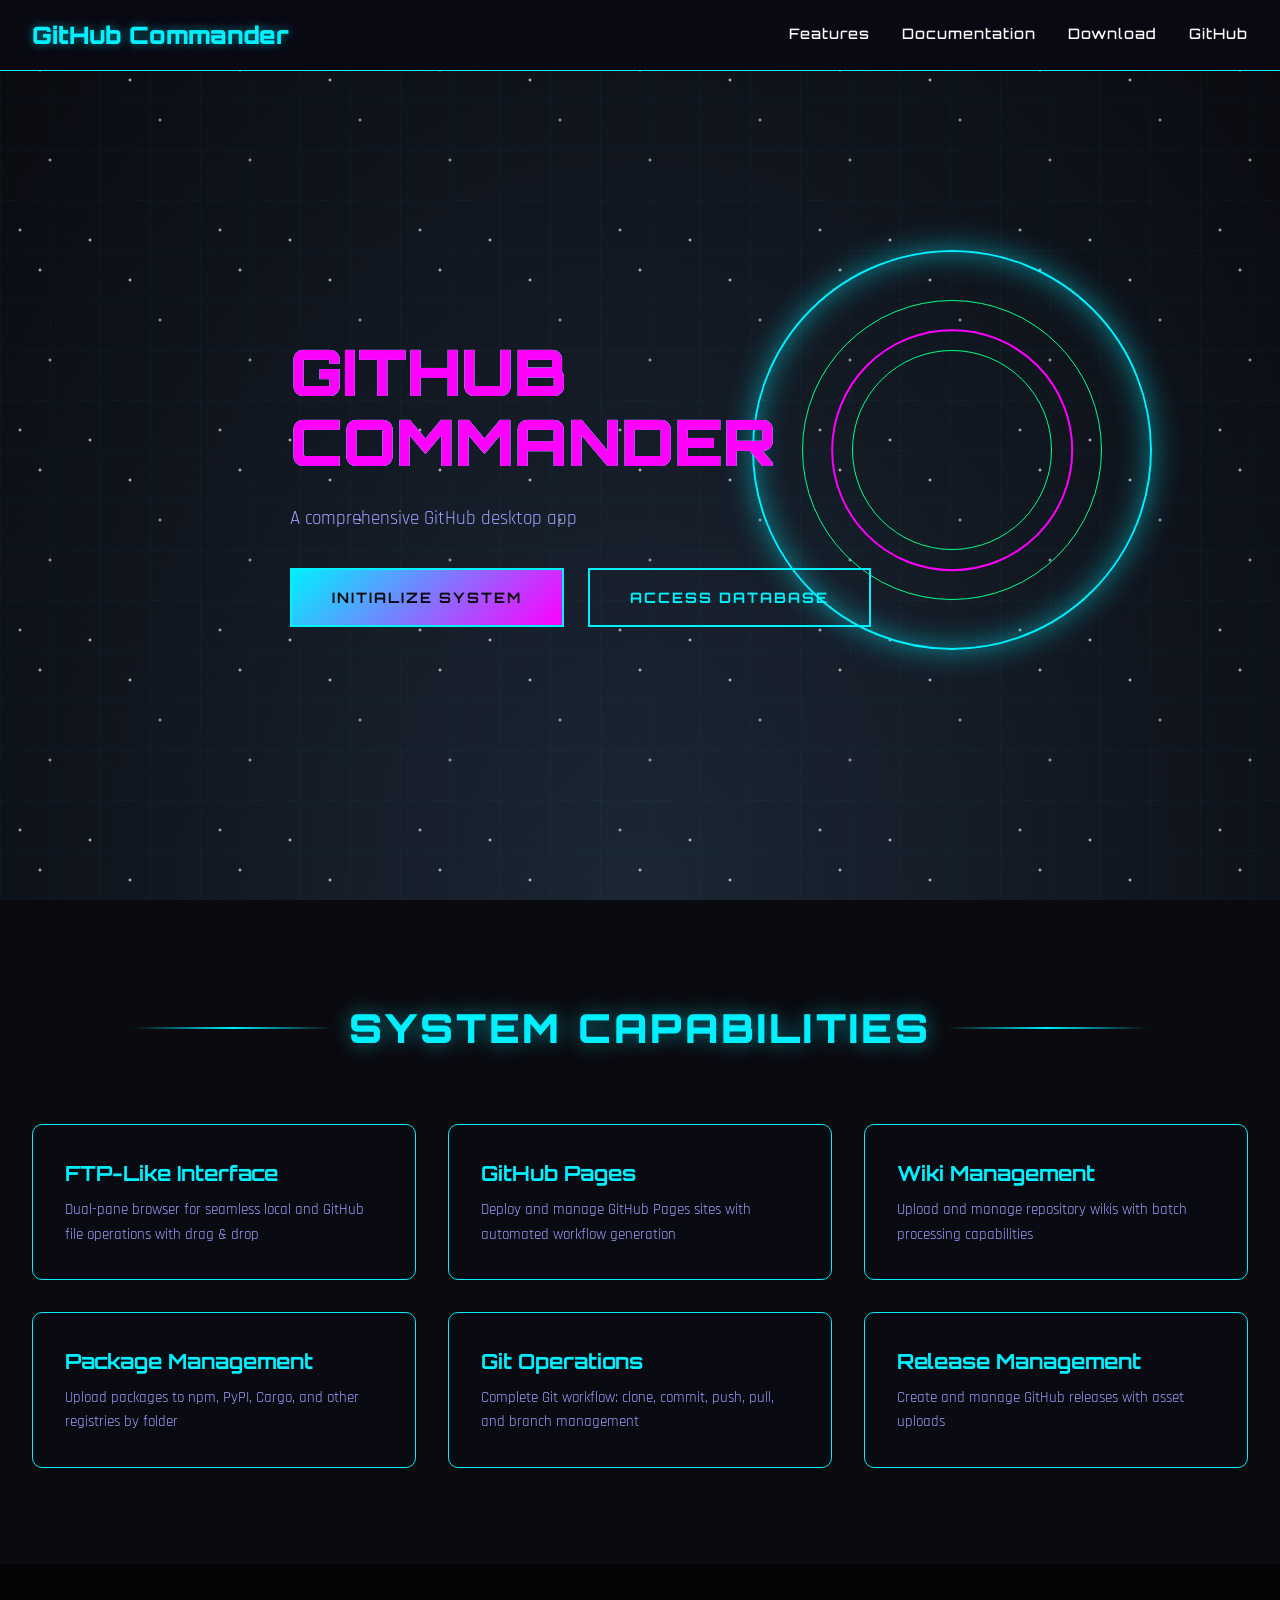
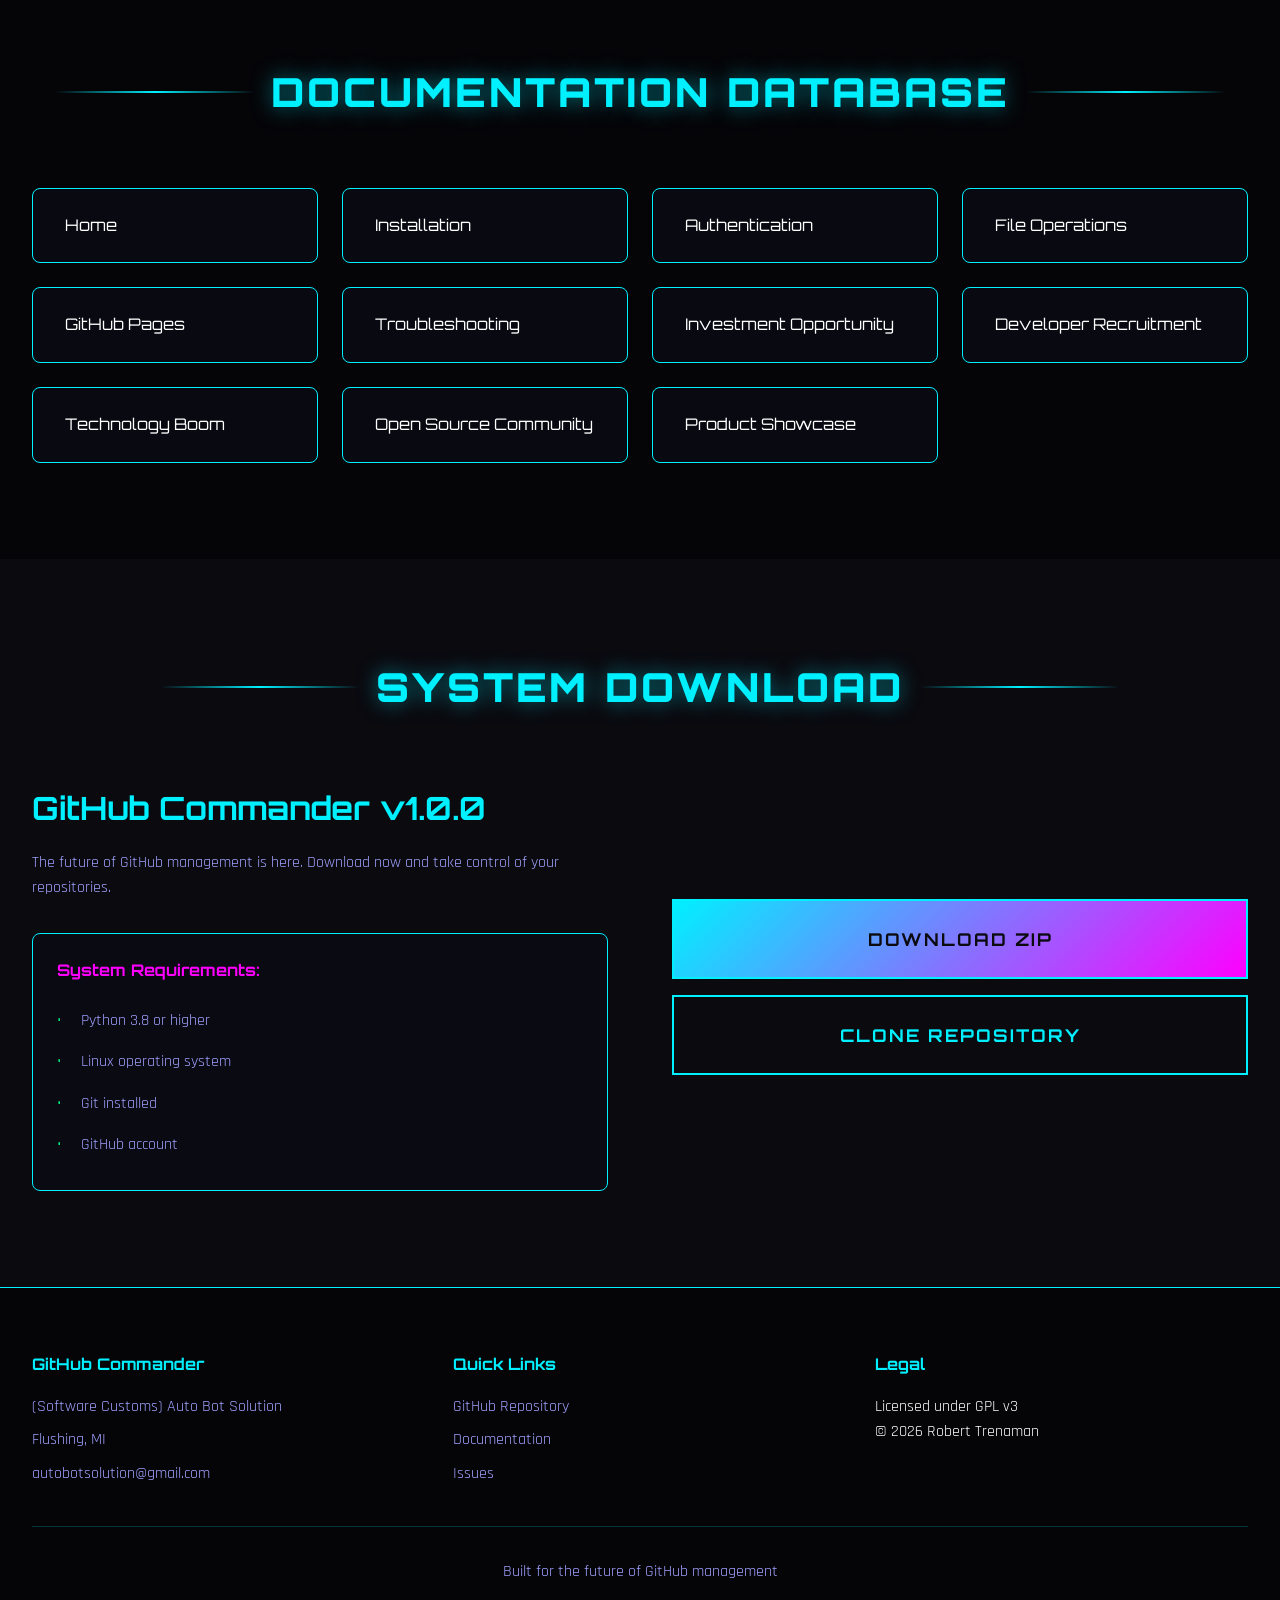
<file: index.html>
<!DOCTYPE html>
<html lang="en">
<head>
    <meta charset="UTF-8">
    <meta name="viewport" content="width=device-width, initial-scale=1.0">
    <title>GitHub Commander - The Future of GitHub Management</title>
    <link rel="stylesheet" href="styles.css">
    <link href="https://fonts.googleapis.com/css2?family=Orbitron:wght@400;700;900&family=Rajdhani:wght@300;400;500;700&display=swap" rel="stylesheet">
</head>
<body>
    <!-- Animated Background -->
    <div class="stars"></div>
    <div class="grid"></div>
    
    <!-- Navigation -->
    <nav class="navbar">
        <div class="nav-container">
            <div class="logo">
                <span class="logo-text">GitHub Commander</span>
            </div>
            <ul class="nav-links">
                <li><a href="#features">Features</a></li>
                <li><a href="#docs">Documentation</a></li>
                <li><a href="#download">Download</a></li>
                <li><a href="https://github.com/AutoBotSolutions/GitHub-Commander" target="_blank">GitHub</a></li>
            </ul>
        </div>
    </nav>

    <!-- Hero Section -->
    <section class="hero">
        <div class="hero-content">
            <h1 class="hero-title">
                <span class="glitch" data-text="GITHUB">GITHUB</span>
                <span class="glitch" data-text="COMMANDER">COMMANDER</span>
            </h1>
            <p class="hero-subtitle">
                A comprehensive GitHub desktop application for Linux with FTP-like functionality and full deployment capabilities
            </p>
            <div class="hero-buttons">
                <a href="#download" class="btn btn-primary">
                    <span class="btn-text">Initialize System</span>
                    <span class="btn-glow"></span>
                </a>
                <a href="https://github.com/AutoBotSolutions/GitHub-Commander/wiki" target="_blank" class="btn btn-secondary">
                    <span class="btn-text">Access Database</span>
                </a>
            </div>
        </div>
        <div class="hero-visual">
            <div class="hologram"></div>
            <div class="orbit orbit-1"></div>
            <div class="orbit orbit-2"></div>
        </div>
    </section>

    <!-- Features Section -->
    <section id="features" class="features">
        <div class="container">
            <h2 class="section-title">
                <span class="title-line"></span>
                <span class="title-text">SYSTEM CAPABILITIES</span>
                <span class="title-line"></span>
            </h2>
            <div class="features-grid">
                <div class="feature-card">
                    <h3>FTP-Like Interface</h3>
                    <p>Dual-pane browser for seamless local and GitHub file operations with drag & drop</p>
                </div>
                <div class="feature-card">
                    <h3>GitHub Pages</h3>
                    <p>Deploy and manage GitHub Pages sites with automated workflow generation</p>
                </div>
                <div class="feature-card">
                    <h3>Wiki Management</h3>
                    <p>Upload and manage repository wikis with batch processing capabilities</p>
                </div>
                <div class="feature-card">
                    <h3>Package Management</h3>
                    <p>Upload packages to npm, PyPI, Cargo, and other registries by folder</p>
                </div>
                <div class="feature-card">
                    <h3>Git Operations</h3>
                    <p>Complete Git workflow: clone, commit, push, pull, and branch management</p>
                </div>
                <div class="feature-card">
                    <h3>Release Management</h3>
                    <p>Create and manage GitHub releases with asset uploads</p>
                </div>
            </div>
        </div>
    </section>

    <!-- Documentation Section -->
    <section id="docs" class="docs">
        <div class="container">
            <h2 class="section-title">
                <span class="title-line"></span>
                <span class="title-text">DOCUMENTATION DATABASE</span>
                <span class="title-line"></span>
            </h2>
            <div class="docs-grid">
                <a href="https://github.com/AutoBotSolutions/GitHub-Commander/wiki/Home" target="_blank" class="doc-link">
                    <span class="doc-title">Home</span>
                </a>
                <a href="https://github.com/AutoBotSolutions/GitHub-Commander/wiki/Installation" target="_blank" class="doc-link">
                    <span class="doc-title">Installation</span>
                </a>
                <a href="https://github.com/AutoBotSolutions/GitHub-Commander/wiki/Authentication" target="_blank" class="doc-link">
                    <span class="doc-title">Authentication</span>
                </a>
                <a href="https://github.com/AutoBotSolutions/GitHub-Commander/wiki/File-Operations" target="_blank" class="doc-link">
                    <span class="doc-title">File Operations</span>
                </a>
                <a href="https://github.com/AutoBotSolutions/GitHub-Commander/wiki/GitHub-Pages" target="_blank" class="doc-link">
                    <span class="doc-title">GitHub Pages</span>
                </a>
                <a href="https://github.com/AutoBotSolutions/GitHub-Commander/wiki/Troubleshooting" target="_blank" class="doc-link">
                    <span class="doc-title">Troubleshooting</span>
                </a>
                <a href="https://github.com/AutoBotSolutions/GitHub-Commander/wiki/Investment-Opportunity-%E2%80%90-GitHub-Commander/" target="_blank" class="doc-link">
                    <span class="doc-title">Investment Opportunity</span>
                </a>
                <a href="https://github.com/AutoBotSolutions/GitHub-Commander/wiki/Developer-Recruitment/" target="_blank" class="doc-link">
                    <span class="doc-title">Developer Recruitment</span>
                </a>
                <a href="https://github.com/AutoBotSolutions/GitHub-Commander/wiki/Technology-Boom/" target="_blank" class="doc-link">
                    <span class="doc-title">Technology Boom</span>
                </a>
                <a href="https://github.com/AutoBotSolutions/GitHub-Commander/wiki/Open-Source-Community/" target="_blank" class="doc-link">
                    <span class="doc-title">Open Source Community</span>
                </a>
                <a href="https://github.com/AutoBotSolutions/GitHub-Commander/wiki/Product-Showcase/" target="_blank" class="doc-link">
                    <span class="doc-title">Product Showcase</span>
                </a>
            </div>
        </div>
    </section>

    <!-- Download Section -->
    <section id="download" class="download">
        <div class="container">
            <h2 class="section-title">
                <span class="title-line"></span>
                <span class="title-text">SYSTEM DOWNLOAD</span>
                <span class="title-line"></span>
            </h2>
            <div class="download-content">
                <div class="download-info">
                    <h3>GitHub Commander v1.0.0</h3>
                    <p>The future of GitHub management is here. Download now and take control of your repositories.</p>
                    <div class="requirements">
                        <h4>System Requirements:</h4>
                        <ul>
                            <li>Python 3.8 or higher</li>
                            <li>Linux operating system</li>
                            <li>Git installed</li>
                            <li>GitHub account</li>
                        </ul>
                    </div>
                </div>
                <div class="download-actions">
                    <a href="https://github.com/AutoBotSolutions/GitHub-Commander/archive/refs/heads/main.zip" class="btn btn-large btn-primary">
                        <span class="btn-text">Download ZIP</span>
                        <span class="btn-glow"></span>
                    </a>
                    <a href="https://github.com/AutoBotSolutions/GitHub-Commander" target="_blank" class="btn btn-large btn-secondary">
                        <span class="btn-text">Clone Repository</span>
                    </a>
                </div>
            </div>
        </div>
    </section>

    <!-- Footer -->
    <footer class="footer">
        <div class="container">
            <div class="footer-content">
                <div class="footer-info">
                    <h4>GitHub Commander</h4>
                    <p>(Software Customs) Auto Bot Solution</p>
                    <p>Flushing, MI</p>
                    <p>autobotsolution@gmail.com</p>
                </div>
                <div class="footer-links">
                    <h4>Quick Links</h4>
                    <a href="https://github.com/AutoBotSolutions/GitHub-Commander" target="_blank">GitHub Repository</a>
                    <a href="https://github.com/AutoBotSolutions/GitHub-Commander/wiki" target="_blank">Documentation</a>
                    <a href="https://github.com/AutoBotSolutions/GitHub-Commander/issues" target="_blank">Issues</a>
                </div>
                <div class="footer-legal">
                    <h4>Legal</h4>
                    <p>Licensed under GPL v3</p>
                    <p>© 2026 Robert Trenaman</p>
                </div>
            </div>
            <div class="footer-bottom">
                <p>Built for the future of GitHub management</p>
            </div>
        </div>
    </footer>

    <script src="script.js"></script>
</body>
</html>
</file>
<file: styles.css>
/* GitHub Commander - Sci-Fi Theme CSS */

/* Reset & Base Styles */
* {
    margin: 0;
    padding: 0;
    box-sizing: border-box;
}

:root {
    --primary-color: #00f0ff;
    --secondary-color: #ff00ff;
    --accent-color: #00ff88;
    --dark-bg: #0a0a0f;
    --darker-bg: #050508;
    --card-bg: rgba(10, 10, 20, 0.8);
    --text-primary: #ffffff;
    --text-secondary: #a0a0ff;
    --border-color: #00f0ff;
    --glow-color: rgba(0, 240, 255, 0.5);
}

body {
    font-family: 'Rajdhani', sans-serif;
    background-color: var(--dark-bg);
    color: var(--text-primary);
    line-height: 1.6;
    overflow-x: hidden;
    min-height: 100vh;
}

/* Animated Background */
.stars {
    position: fixed;
    top: 0;
    left: 0;
    width: 100%;
    height: 100%;
    background: 
        radial-gradient(ellipse at bottom, #1b2735 0%, #090a0f 100%);
    z-index: -2;
}

.stars::before {
    content: '';
    position: absolute;
    top: 0;
    left: 0;
    width: 100%;
    height: 100%;
    background-image: 
        radial-gradient(2px 2px at 20px 30px, #eee, rgba(0,0,0,0)),
        radial-gradient(2px 2px at 40px 70px, #fff, rgba(0,0,0,0)),
        radial-gradient(2px 2px at 50px 160px, #ddd, rgba(0,0,0,0)),
        radial-gradient(2px 2px at 90px 40px, #fff, rgba(0,0,0,0)),
        radial-gradient(2px 2px at 130px 80px, #fff, rgba(0,0,0,0)),
        radial-gradient(2px 2px at 160px 120px, #ddd, rgba(0,0,0,0));
    background-repeat: repeat;
    background-size: 200px 200px;
    animation: twinkle 5s ease-in-out infinite;
}

@keyframes twinkle {
    0%, 100% { opacity: 0.8; }
    50% { opacity: 0.5; }
}

.grid {
    position: fixed;
    top: 0;
    left: 0;
    width: 100%;
    height: 100%;
    background-image: 
        linear-gradient(rgba(0, 240, 255, 0.03) 1px, transparent 1px),
        linear-gradient(90deg, rgba(0, 240, 255, 0.03) 1px, transparent 1px);
    background-size: 50px 50px;
    z-index: -1;
    animation: gridMove 20s linear infinite;
}

@keyframes gridMove {
    0% { transform: translate(0, 0); }
    100% { transform: translate(50px, 50px); }
}

/* Navigation */
.navbar {
    position: fixed;
    top: 0;
    left: 0;
    width: 100%;
    background: rgba(10, 10, 20, 0.95);
    border-bottom: 1px solid var(--border-color);
    z-index: 1000;
    backdrop-filter: blur(10px);
}

.nav-container {
    max-width: 1400px;
    margin: 0 auto;
    padding: 1rem 2rem;
    display: flex;
    justify-content: space-between;
    align-items: center;
}

.logo {
    display: flex;
    align-items: center;
    gap: 0.5rem;
    font-family: 'Orbitron', sans-serif;
    font-size: 1.5rem;
    font-weight: 900;
    color: var(--primary-color);
    text-shadow: 0 0 10px var(--glow-color);
}

.logo-icon {
    font-size: 2rem;
    animation: pulse 2s ease-in-out infinite;
}

@keyframes pulse {
    0%, 100% { transform: scale(1); opacity: 1; }
    50% { transform: scale(1.1); opacity: 0.8; }
}

.nav-links {
    display: flex;
    list-style: none;
    gap: 2rem;
}

.nav-links a {
    color: var(--text-primary);
    text-decoration: none;
    font-family: 'Orbitron', sans-serif;
    font-size: 0.9rem;
    font-weight: 500;
    letter-spacing: 1px;
    position: relative;
    transition: color 0.3s;
}

.nav-links a::after {
    content: '';
    position: absolute;
    bottom: -5px;
    left: 0;
    width: 0;
    height: 2px;
    background: var(--primary-color);
    box-shadow: 0 0 10px var(--glow-color);
    transition: width 0.3s;
}

.nav-links a:hover {
    color: var(--primary-color);
}

.nav-links a:hover::after {
    width: 100%;
}

/* Hero Section */
.hero {
    min-height: 100vh;
    display: flex;
    align-items: center;
    justify-content: center;
    padding: 8rem 2rem 4rem;
    position: relative;
    overflow: hidden;
}

.hero-content {
    max-width: 700px;
    z-index: 1;
}

.hero-title {
    font-family: 'Orbitron', sans-serif;
    font-size: 4rem;
    font-weight: 900;
    line-height: 1.1;
    margin-bottom: 1.5rem;
    text-transform: uppercase;
}

.glitch {
    display: inline-block;
    position: relative;
    color: var(--text-primary);
}

.glitch::before,
.glitch::after {
    content: attr(data-text);
    position: absolute;
    top: 0;
    left: 0;
    width: 100%;
    height: 100%;
}

.glitch::before {
    color: var(--primary-color);
    animation: glitch-1 2s infinite linear alternate-reverse;
}

.glitch::after {
    color: var(--secondary-color);
    animation: glitch-2 3s infinite linear alternate-reverse;
}

@keyframes glitch-1 {
    0%, 100% { transform: translate(0); }
    20% { transform: translate(-2px, 2px); }
    40% { transform: translate(-2px, -2px); }
    60% { transform: translate(2px, 2px); }
    80% { transform: translate(2px, -2px); }
}

@keyframes glitch-2 {
    0%, 100% { transform: translate(0); }
    20% { transform: translate(2px, -2px); }
    40% { transform: translate(2px, 2px); }
    60% { transform: translate(-2px, -2px); }
    80% { transform: translate(-2px, 2px); }
}

.hero-subtitle {
    font-size: 1.2rem;
    color: var(--text-secondary);
    margin-bottom: 2rem;
    line-height: 1.8;
}

.hero-buttons {
    display: flex;
    gap: 1.5rem;
}

.btn {
    padding: 1rem 2.5rem;
    border: none;
    font-family: 'Orbitron', sans-serif;
    font-size: 0.9rem;
    font-weight: 700;
    letter-spacing: 2px;
    text-transform: uppercase;
    cursor: pointer;
    position: relative;
    overflow: hidden;
    transition: all 0.3s;
    text-decoration: none;
    display: inline-flex;
    align-items: center;
    justify-content: center;
}

.btn-primary {
    background: linear-gradient(135deg, var(--primary-color), var(--secondary-color));
    color: var(--dark-bg);
    border: 2px solid var(--primary-color);
}

.btn-secondary {
    background: transparent;
    color: var(--primary-color);
    border: 2px solid var(--primary-color);
}

.btn-glow {
    position: absolute;
    top: -50%;
    left: -50%;
    width: 200%;
    height: 200%;
    background: radial-gradient(circle, rgba(255,255,255,0.3), transparent 70%);
    opacity: 0;
    transition: opacity 0.3s;
}

.btn:hover {
    transform: translateY(-3px);
    box-shadow: 0 10px 30px rgba(0, 240, 255, 0.3);
}

.btn:hover .btn-glow {
    opacity: 1;
}

.hero-visual {
    position: absolute;
    right: 10%;
    top: 50%;
    transform: translateY(-50%);
    width: 400px;
    height: 400px;
}

.hologram {
    position: absolute;
    width: 100%;
    height: 100%;
    border: 2px solid var(--primary-color);
    border-radius: 50%;
    animation: hologramRotate 10s linear infinite;
    box-shadow: 0 0 30px var(--glow-color), inset 0 0 30px var(--glow-color);
}

.hologram::before {
    content: '';
    position: absolute;
    top: 50%;
    left: 50%;
    transform: translate(-50%, -50%);
    width: 60%;
    height: 60%;
    border: 2px solid var(--secondary-color);
    border-radius: 50%;
    animation: hologramRotate 7s linear infinite reverse;
}

@keyframes hologramRotate {
    from { transform: rotate(0deg); }
    to { transform: rotate(360deg); }
}

.orbit {
    position: absolute;
    border: 1px solid var(--accent-color);
    border-radius: 50%;
    animation: orbit 15s linear infinite;
}

.orbit-1 {
    width: 300px;
    height: 300px;
    top: 50%;
    left: 50%;
    transform: translate(-50%, -50%);
}

.orbit-2 {
    width: 200px;
    height: 200px;
    top: 50%;
    left: 50%;
    transform: translate(-50%, -50%);
    animation: orbit 10s linear infinite reverse;
}

@keyframes orbit {
    from { transform: translate(-50%, -50%) rotate(0deg); }
    to { transform: translate(-50%, -50%) rotate(360deg); }
}

/* Features Section */
.features {
    padding: 6rem 2rem;
    position: relative;
}

.container {
    max-width: 1400px;
    margin: 0 auto;
}

.section-title {
    display: flex;
    align-items: center;
    justify-content: center;
    gap: 1rem;
    font-family: 'Orbitron', sans-serif;
    font-size: 2.5rem;
    font-weight: 900;
    margin-bottom: 4rem;
    text-transform: uppercase;
    letter-spacing: 3px;
}

.title-line {
    flex: 1;
    height: 2px;
    background: linear-gradient(90deg, transparent, var(--primary-color), transparent);
    max-width: 200px;
}

.title-text {
    color: var(--primary-color);
    text-shadow: 0 0 20px var(--glow-color);
}

.features-grid {
    display: grid;
    grid-template-columns: repeat(auto-fit, minmax(300px, 1fr));
    gap: 2rem;
}

.feature-card {
    background: var(--card-bg);
    border: 1px solid var(--border-color);
    padding: 2rem;
    border-radius: 10px;
    transition: all 0.3s;
    position: relative;
    overflow: hidden;
}

.feature-card::before {
    content: '';
    position: absolute;
    top: 0;
    left: -100%;
    width: 100%;
    height: 100%;
    background: linear-gradient(90deg, transparent, rgba(0, 240, 255, 0.1), transparent);
    transition: left 0.5s;
}

.feature-card:hover::before {
    left: 100%;
}

.feature-card:hover {
    transform: translateY(-10px);
    box-shadow: 0 20px 40px rgba(0, 240, 255, 0.2);
    border-color: var(--secondary-color);
}

.feature-icon {
    font-size: 3rem;
    margin-bottom: 1rem;
}

.feature-card h3 {
    font-family: 'Orbitron', sans-serif;
    font-size: 1.3rem;
    margin-bottom: 0.5rem;
    color: var(--primary-color);
}

.feature-card p {
    color: var(--text-secondary);
    font-size: 0.95rem;
}

/* Documentation Section */
.docs {
    padding: 6rem 2rem;
    background: var(--darker-bg);
}

.docs-grid {
    display: grid;
    grid-template-columns: repeat(auto-fit, minmax(250px, 1fr));
    gap: 1.5rem;
}

.doc-link {
    display: flex;
    align-items: center;
    justify-content: space-between;
    padding: 1.5rem 2rem;
    background: var(--card-bg);
    border: 1px solid var(--border-color);
    border-radius: 8px;
    text-decoration: none;
    transition: all 0.3s;
}

.doc-link:hover {
    background: rgba(0, 240, 255, 0.1);
    border-color: var(--secondary-color);
    transform: translateX(10px);
}

.doc-icon {
    font-size: 2rem;
}

.doc-title {
    font-family: 'Orbitron', sans-serif;
    font-size: 1rem;
    color: var(--text-primary);
}

.doc-arrow {
    font-size: 1.5rem;
    color: var(--primary-color);
    transition: transform 0.3s;
}

.doc-link:hover .doc-arrow {
    transform: translateX(10px);
}

/* Download Section */
.download {
    padding: 6rem 2rem;
}

.download-content {
    display: grid;
    grid-template-columns: 1fr 1fr;
    gap: 4rem;
    align-items: center;
}

.download-info h3 {
    font-family: 'Orbitron', sans-serif;
    font-size: 2rem;
    color: var(--primary-color);
    margin-bottom: 1rem;
}

.download-info p {
    color: var(--text-secondary);
    margin-bottom: 2rem;
}

.requirements {
    background: var(--card-bg);
    border: 1px solid var(--border-color);
    padding: 1.5rem;
    border-radius: 8px;
}

.requirements h4 {
    font-family: 'Orbitron', sans-serif;
    color: var(--secondary-color);
    margin-bottom: 1rem;
}

.requirements ul {
    list-style: none;
    padding-left: 0;
}

.requirements li {
    padding: 0.5rem 0;
    color: var(--text-secondary);
    position: relative;
    padding-left: 1.5rem;
}

.requirements li::before {
    content: '•';
    position: absolute;
    left: 0;
    color: var(--accent-color);
}

.download-actions {
    display: flex;
    flex-direction: column;
    gap: 1rem;
}

.btn-large {
    padding: 1.5rem 3rem;
    font-size: 1.1rem;
}

/* Footer */
.footer {
    background: var(--darker-bg);
    border-top: 1px solid var(--border-color);
    padding: 4rem 2rem 2rem;
}

.footer-content {
    display: grid;
    grid-template-columns: repeat(auto-fit, minmax(250px, 1fr));
    gap: 3rem;
    margin-bottom: 2rem;
}

.footer-info h4,
.footer-links h4,
.footer-legal h4 {
    font-family: 'Orbitron', sans-serif;
    color: var(--primary-color);
    margin-bottom: 1rem;
}

.footer-info p,
.footer-links a {
    color: var(--text-secondary);
    margin-bottom: 0.5rem;
    display: block;
    text-decoration: none;
    transition: color 0.3s;
}

.footer-links a:hover {
    color: var(--primary-color);
}

.footer-bottom {
    text-align: center;
    padding-top: 2rem;
    border-top: 1px solid rgba(0, 240, 255, 0.2);
    color: var(--text-secondary);
}

/* Responsive Design */
@media (max-width: 768px) {
    .hero-title {
        font-size: 2.5rem;
    }
    
    .nav-links {
        display: none;
    }
    
    .hero-visual {
        display: none;
    }
    
    .download-content {
        grid-template-columns: 1fr;
    }
    
    .hero-buttons {
        flex-direction: column;
    }
    
    .btn {
        width: 100%;
    }
}

/* Scrollbar */
::-webkit-scrollbar {
    width: 10px;
}

::-webkit-scrollbar-track {
    background: var(--darker-bg);
}

::-webkit-scrollbar-thumb {
    background: var(--primary-color);
    border-radius: 5px;
}

::-webkit-scrollbar-thumb:hover {
    background: var(--secondary-color);
}
</file>
